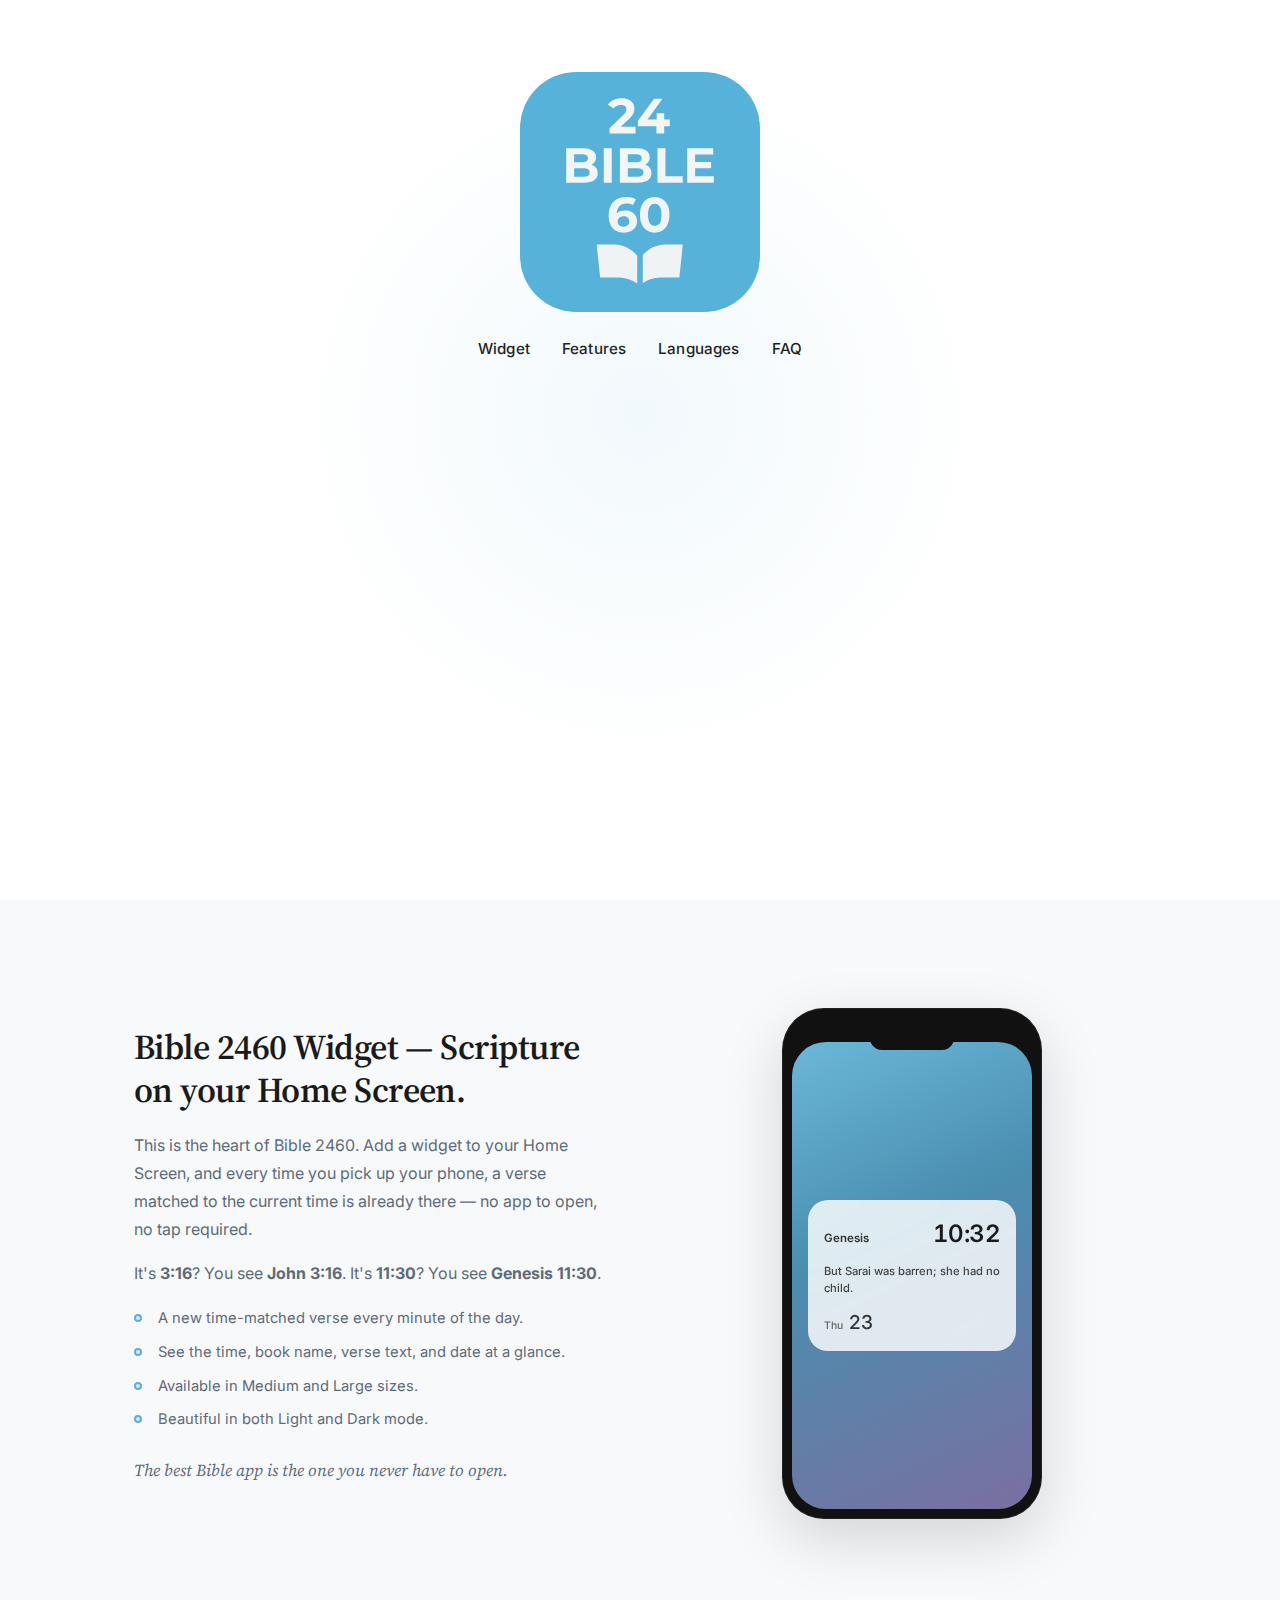
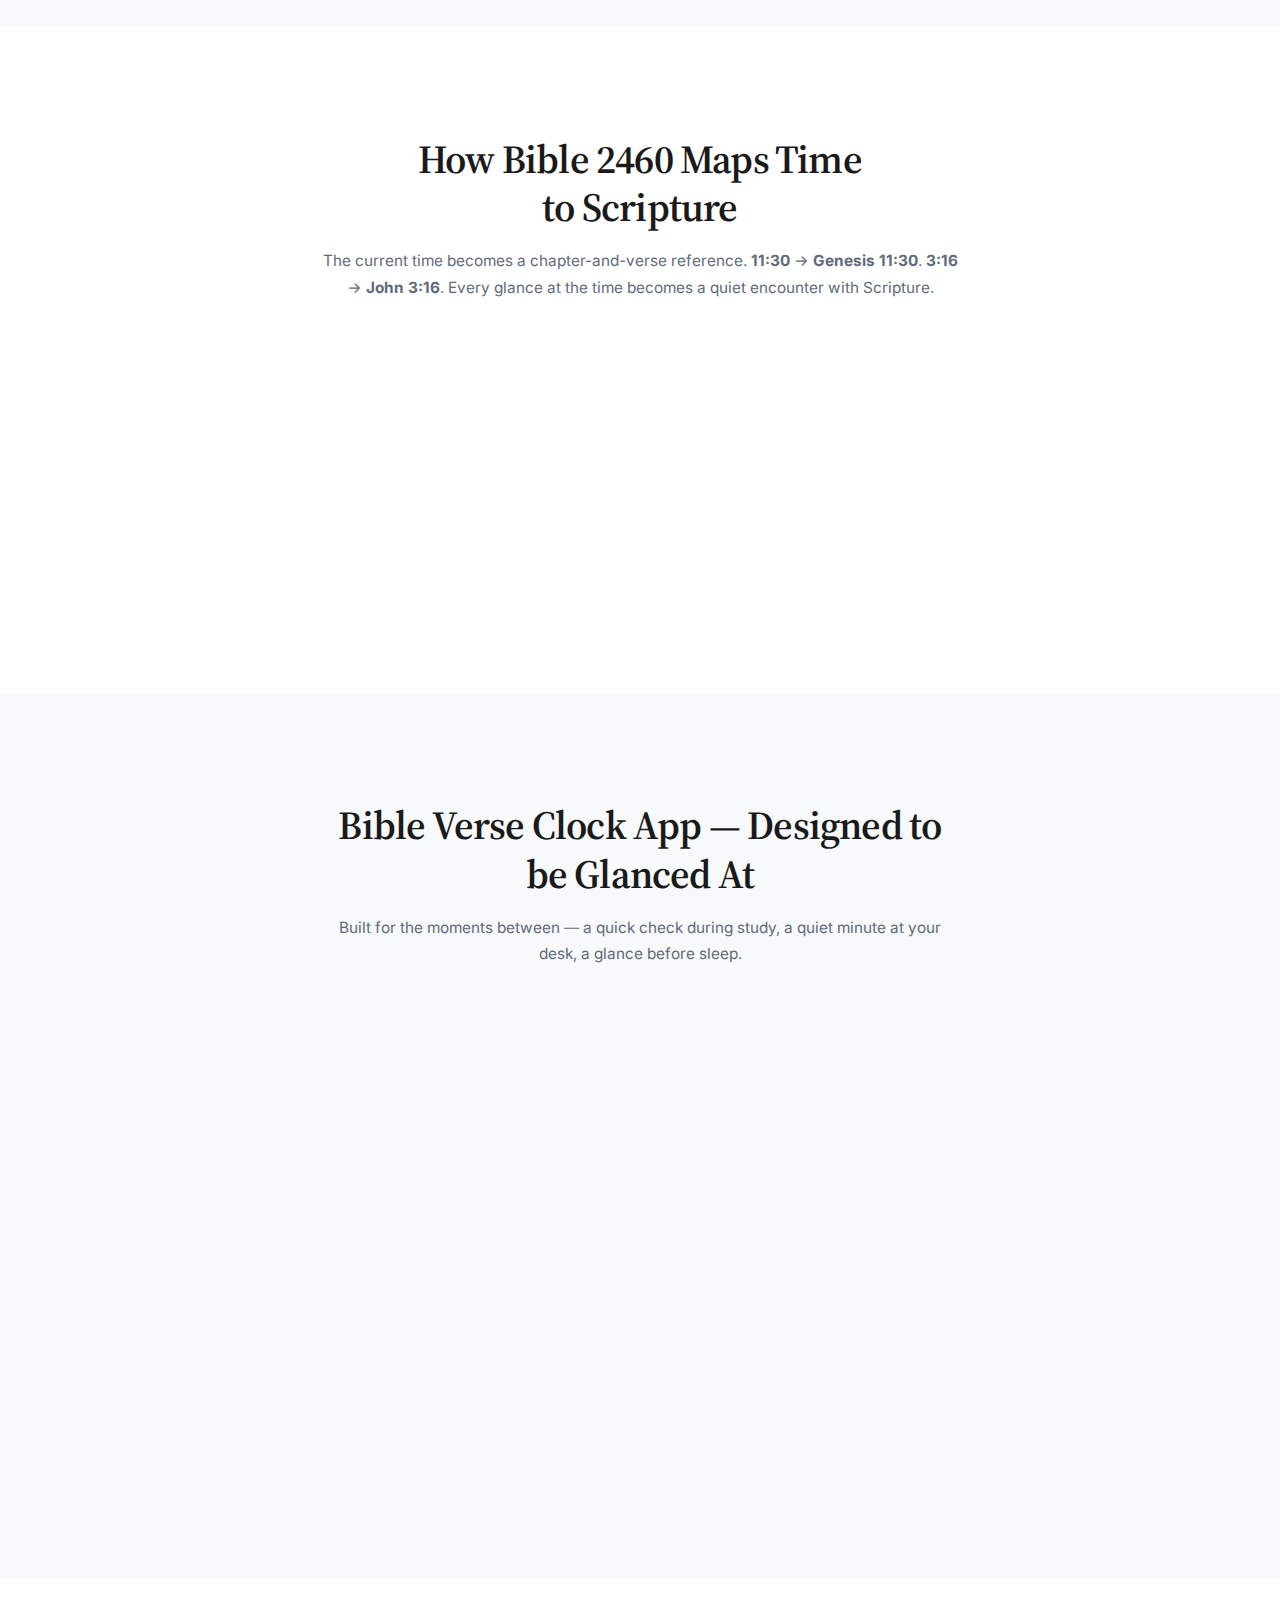
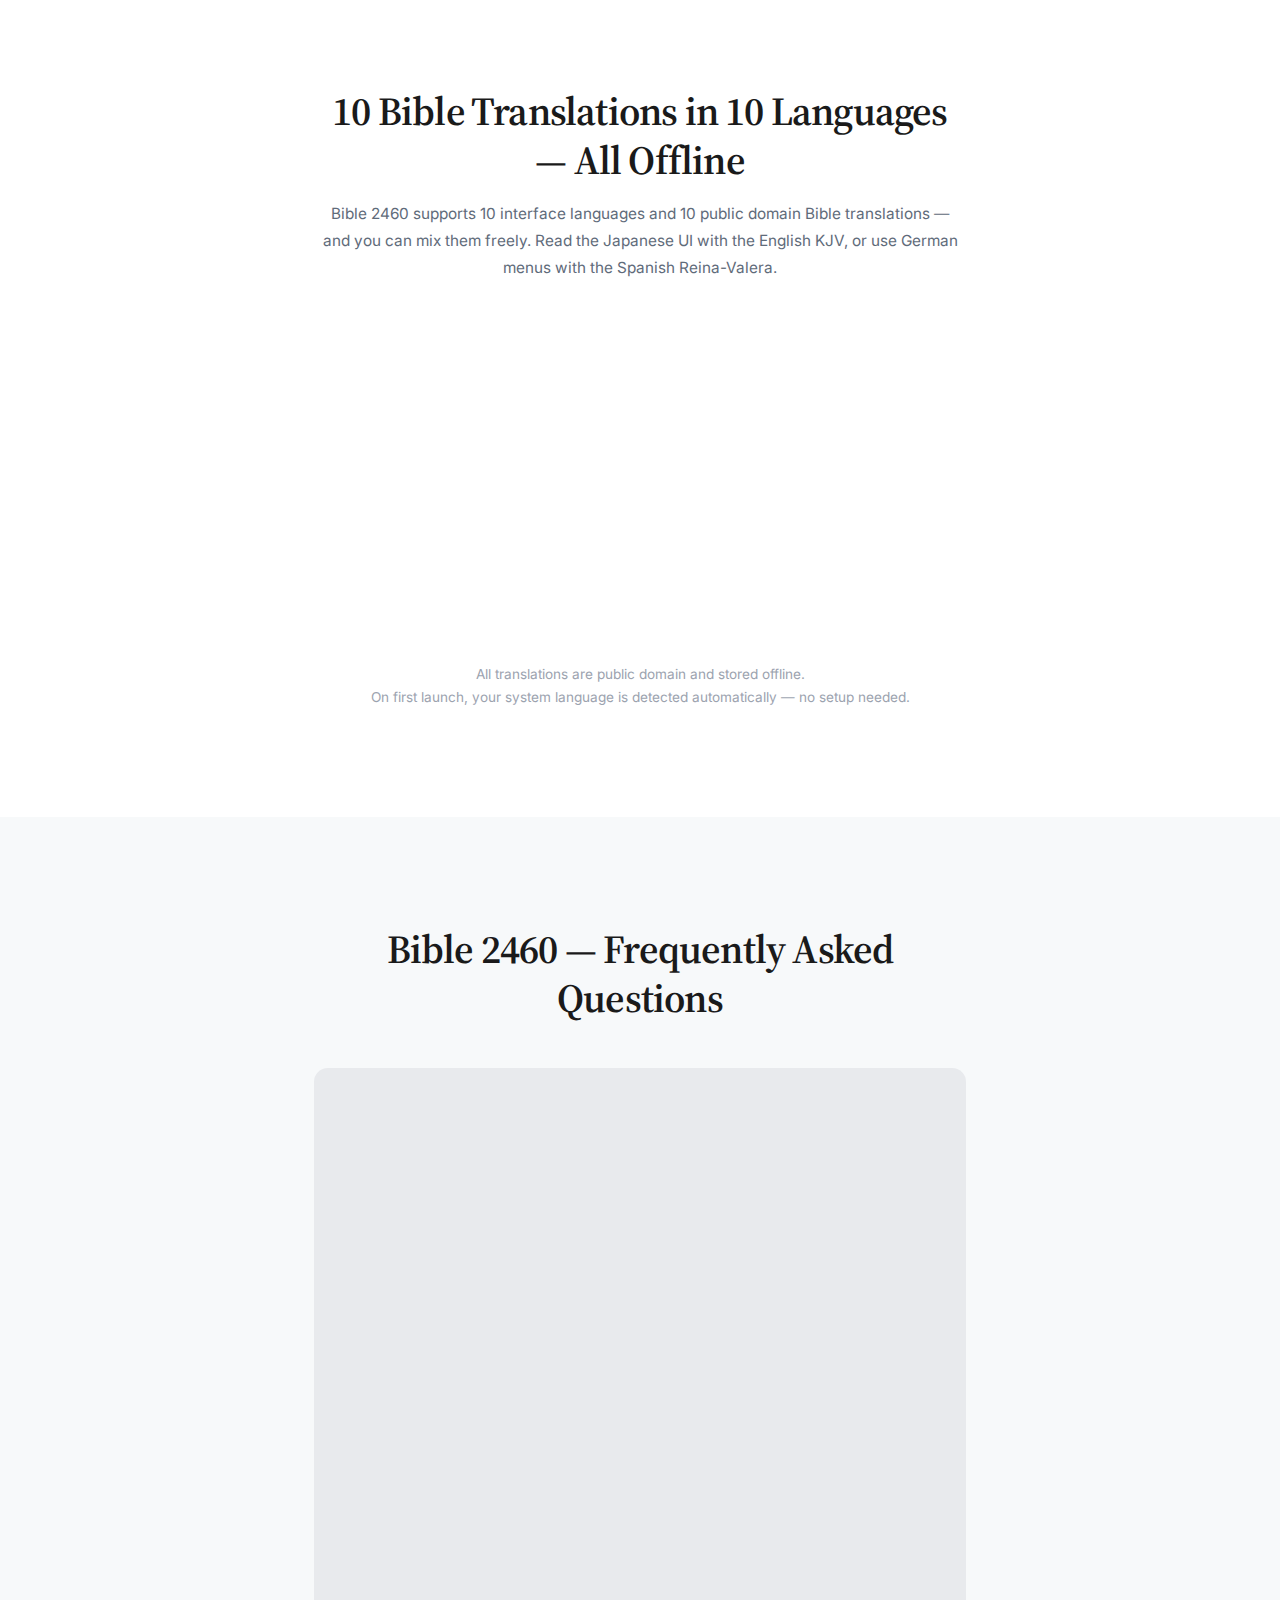
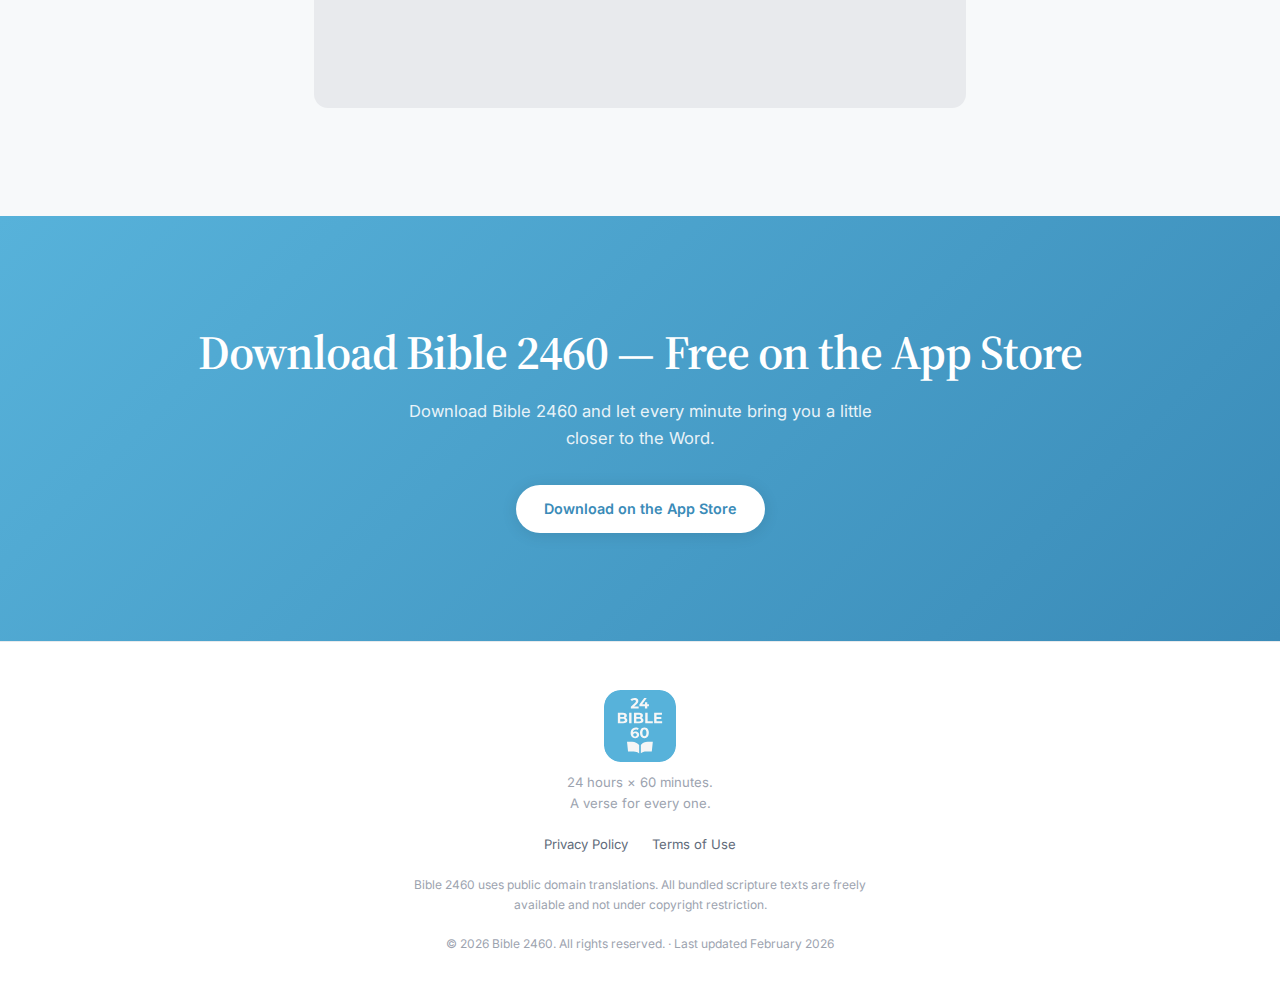
<file: index.html>
<!DOCTYPE html>
<html lang="en">
<head>
  <meta charset="UTF-8">
  <meta name="viewport" content="width=device-width, initial-scale=1.0">
  <script async src="https://www.googletagmanager.com/gtag/js?id=G-PY5QC4215D"></script>
  <script>
    window.dataLayer = window.dataLayer || [];
    function gtag(){dataLayer.push(arguments);}
    gtag('js', new Date());
    gtag('config', 'G-PY5QC4215D');
  </script>
  <title>Bible 2460 — Bible Verse Clock App for iPhone | Time-Matched Scripture Widget</title>
  <meta name="description" content="Bible 2460 matches every minute of the day to a Bible verse and delivers it to your iPhone Home Screen via widget. 10 translations in 10 languages, fully offline. Free download.">
  <meta name="robots" content="index, follow">
  <link rel="canonical" href="https://bible2460.com/">

  <meta property="og:title" content="Bible 2460 — A Verse for Every Minute of the Day">
  <meta property="og:description" content="Bible 2460 matches every minute to a Bible verse and puts it on your iPhone Home Screen via widget. 10 translations, 10 languages, fully offline.">
  <meta property="og:type" content="website">
  <meta property="og:url" content="https://bible2460.com/">
  <meta property="og:image" content="https://bible2460.com/og-image.png">
  <meta property="og:image:width" content="1200">
  <meta property="og:image:height" content="630">
  <meta property="og:locale" content="en_US">

  <meta name="twitter:card" content="summary_large_image">
  <meta name="twitter:image" content="https://bible2460.com/og-image.png">
  <meta name="twitter:title" content="Bible 2460 — Bible Verse Clock App for iPhone">
  <meta name="twitter:description" content="Time-matched Scripture on your Home Screen. 10 translations, 10 languages, fully offline.">

  <link rel="icon" type="image/svg+xml" href="logo.svg">
  <link rel="preconnect" href="https://fonts.googleapis.com">
  <link rel="preconnect" href="https://fonts.gstatic.com" crossorigin>
  <link href="https://fonts.googleapis.com/css2?family=Source+Serif+4:ital,opsz,wght@0,8..60,300;0,8..60,400;0,8..60,600;1,8..60,400&family=Inter:wght@300;400;500;600&family=Montserrat:wght@700&display=swap" rel="stylesheet">
  <link rel="stylesheet" href="style.css">

  <!-- Schema.org: SoftwareApplication -->
  <script type="application/ld+json">
  {
    "@context": "https://schema.org",
    "@type": "SoftwareApplication",
    "name": "Bible 2460",
    "description": "Bible 2460 is a Bible verse clock app for iPhone that maps every minute of the day to a Bible verse and displays it on the Home Screen via a widget. It supports 10 public domain translations in 10 languages and works fully offline.",
    "url": "https://bible2460.com/",
    "applicationCategory": "ReferenceApplication",
    "operatingSystem": "iOS 17.0+",
    "datePublished": "2026-02-23",
    "author": {
      "@type": "Organization",
      "name": "Bible 2460",
      "url": "https://bible2460.com/"
    },
    "offers": {
      "@type": "Offer",
      "price": "0",
      "priceCurrency": "USD"
    },
    "screenshot": "https://bible2460.com/og-image.png",
    "image": "https://bible2460.com/logo.svg",
    "inLanguage": ["en", "zh-Hans", "zh-Hant", "ja", "ko", "de", "fr", "it", "th", "es"],
    "featureList": [
      "Time-matched Bible verses every minute",
      "Home Screen widget (Medium and Large)",
      "10 public domain Bible translations",
      "10 interface languages",
      "Fully offline — no internet required",
      "Light and Dark mode",
      "12-hour and 24-hour time format",
      "Keep Screen On desk clock mode",
      "Share verses with full reference",
      "Automatic system language detection"
    ]
  }
  </script>

  <!-- Schema.org: Organization -->
  <script type="application/ld+json">
  {
    "@context": "https://schema.org",
    "@type": "Organization",
    "name": "Bible 2460",
    "url": "https://bible2460.com/",
    "logo": "https://bible2460.com/logo.svg"
  }
  </script>

  <!-- Schema.org: FAQPage -->
  <script type="application/ld+json">
  {
    "@context": "https://schema.org",
    "@type": "FAQPage",
    "mainEntity": [
      {
        "@type": "Question",
        "name": "What does 2460 mean in Bible 2460?",
        "acceptedAnswer": {
          "@type": "Answer",
          "text": "The name Bible 2460 comes from 24 hours × 60 minutes. The app maps every minute of the day to a Bible verse, so the name serves as a reminder that Scripture can meet you at any moment."
        }
      },
      {
        "@type": "Question",
        "name": "How does the time-to-verse mapping work in Bible 2460?",
        "acceptedAnswer": {
          "@type": "Answer",
          "text": "Bible 2460 maps each minute of the day to one or more Bible verses by matching the hour and minute to a book's chapter and verse number. For example, 11:30 maps to Genesis 11:30, and 3:16 maps to John 3:16. When no exact match exists, the app displays a random verse from its pool."
        }
      },
      {
        "@type": "Question",
        "name": "Which devices does Bible 2460 support?",
        "acceptedAnswer": {
          "@type": "Answer",
          "text": "Bible 2460 is available for iPhone running iOS 17 or later."
        }
      },
      {
        "@type": "Question",
        "name": "Does Bible 2460 require an internet connection?",
        "acceptedAnswer": {
          "@type": "Answer",
          "text": "No. Bible 2460 works fully offline. All 10 Bible translations are bundled with the app and stored on the device. No internet connection is ever required."
        }
      },
      {
        "@type": "Question",
        "name": "Can Bible 2460 use different languages for the interface and Bible text?",
        "acceptedAnswer": {
          "@type": "Answer",
          "text": "Yes. Bible 2460 allows independent language settings for the interface and Bible text. Users can combine any of the 10 UI languages with any of the 10 Bible translations — for example, a Japanese interface with the English KJV translation."
        }
      },
      {
        "@type": "Question",
        "name": "Is Bible 2460 free?",
        "acceptedAnswer": {
          "@type": "Answer",
          "text": "Bible 2460 is free to download with core features including the Home Screen widget, time-matched verses, and full offline support. No ads and no data collection."
        }
      },
      {
        "@type": "Question",
        "name": "What Bible translations are included in Bible 2460?",
        "acceptedAnswer": {
          "@type": "Answer",
          "text": "Bible 2460 includes 10 public domain translations: KJV (English), CUV (Simplified Chinese), UNV (Traditional Chinese), Kougo (Japanese), Korean, Luther 1912 (German), Ostervald (French), Riveduta (Italian), Thai, and RV1909 (Spanish). All are stored offline on the device."
        }
      },
      {
        "@type": "Question",
        "name": "Does the Bible 2460 widget drain battery?",
        "acceptedAnswer": {
          "@type": "Answer",
          "text": "The Bible 2460 widget refreshes its timeline periodically and uses minimal system resources. The in-app Keep Screen On feature may use more battery; the app displays a warning when battery drops below 20%."
        }
      },
      {
        "@type": "Question",
        "name": "How does Bible 2460 compare to other Bible widget apps?",
        "acceptedAnswer": {
          "@type": "Answer",
          "text": "Bible 2460 focuses specifically on time-matched verses rather than daily devotionals or random quotes. It supports 10 languages with independent UI and Bible language settings, works fully offline with all translations bundled on-device, and is free with no ads or data collection."
        }
      }
    ]
  }
  </script>
</head>
<body>

  <header class="site-header" id="siteHeader">
    <nav class="nav">
      <a href="/" class="nav-logo" aria-label="Bible 2460 Home">
        <img src="logo.svg" alt="" width="56" height="56" class="app-icon">
        <span>Bible 2460</span>
      </a>
      <div class="nav-links" id="navLinks">
        <a href="#widget">Widget</a>
        <a href="#features">Features</a>
        <a href="#languages">Languages</a>
        <a href="#faq">FAQ</a>
      </div>
      <a href="#download" class="nav-cta">Download Free</a>
      <button class="nav-toggle" id="navToggle" aria-label="Toggle menu">
        <span></span><span></span>
      </button>
    </nav>
  </header>

  <main>

    <!-- ====== Hero ====== -->
    <section class="hero" id="hero">
      <div class="hero-brand" id="heroBrand">
        <img src="logo.svg" alt="Bible 2460 — Bible verse clock app for iPhone" width="240" height="240" class="app-icon hero-logo">
        <nav class="hero-nav">
          <a href="#widget">Widget</a>
          <a href="#features">Features</a>
          <a href="#languages">Languages</a>
          <a href="#faq">FAQ</a>
        </nav>
      </div>
      <div class="hero-inner">
        <span class="hero-brand-name">Bible 2460</span>
        <h1 class="hero-headline">A Bible verse for every<br>minute — on your iPhone.</h1>
        <p class="hero-sub">Bible 2460 is a free Bible verse clock app for iPhone that maps every minute of the day to a Scripture reference and delivers it to your Home Screen via a widget. It supports 10 public domain translations in 10 languages and works fully offline.</p>
        <div class="hero-actions">
          <a href="#download" class="btn btn-primary">Download on the App Store</a>
          <a href="#widget" class="btn btn-ghost">See the Widget ↓</a>
        </div>
      </div>
    </section>

    <!-- ====== Widget ====== -->
    <section class="section section--alt" id="widget">
      <div class="container widget-grid">
        <div class="widget-text">
          <h2>Bible 2460 Widget — Scripture on your Home&nbsp;Screen.</h2>
          <p>This is the heart of Bible 2460. Add a widget to your Home Screen, and every time you pick up your phone, a verse matched to the current time is already there — no app to open, no tap required.</p>
          <p>It's <strong>3:16</strong>? You see <strong>John 3:16</strong>. It's <strong>11:30</strong>? You see <strong>Genesis 11:30</strong>.</p>
          <ul class="check-list">
            <li>A new time-matched verse every minute of the day.</li>
            <li>See the time, book name, verse text, and date at a glance.</li>
            <li>Available in Medium and Large sizes.</li>
            <li>Beautiful in both Light and Dark mode.</li>
          </ul>
          <p class="closing-line">The best Bible app is the one you never have to open.</p>
        </div>
        <div class="widget-visual">
          <div class="phone">
            <div class="phone-island"></div>
            <div class="phone-screen">
              <div class="ios-widget">
                <div class="ios-widget-top">
                  <span class="ios-widget-book">Genesis</span>
                  <span class="ios-widget-time" id="widgetTime">11:30</span>
                </div>
                <p class="ios-widget-verse">But Sarai was barren; she had no child.</p>
                <div class="ios-widget-bottom">
                  <span class="ios-widget-day" id="widgetDay">Mon</span>
                  <span class="ios-widget-date" id="widgetDate">23</span>
                </div>
              </div>
            </div>
          </div>
        </div>
      </div>
    </section>

    <!-- ====== How It Works ====== -->
    <section class="section" id="how-it-works">
      <div class="container">
        <header class="section-header">
          <h2>How Bible 2460 Maps Time to&nbsp;Scripture</h2>
          <p>The current time becomes a chapter-and-verse reference. <strong>11:30</strong> → <strong>Genesis 11:30</strong>. <strong>3:16</strong> → <strong>John 3:16</strong>. Every glance at the time becomes a quiet encounter with Scripture.</p>
        </header>
        <div class="trio">
          <article class="trio-card reveal">
            <span class="trio-num">01</span>
            <h3>Every minute, a verse</h3>
            <p>The time <em>is</em> the reference. Every minute of the day maps to a different verse.</p>
          </article>
          <article class="trio-card reveal">
            <span class="trio-num">02</span>
            <h3>Always on your Home Screen</h3>
            <p>The widget delivers a fresh verse with every unlock. You don't even need to open the app.</p>
          </article>
          <article class="trio-card reveal">
            <span class="trio-num">03</span>
            <h3>Fully offline</h3>
            <p>Every verse is stored on your device. No internet needed, no loading, no delays.</p>
          </article>
        </div>
      </div>
    </section>

    <!-- ====== Features ====== -->
    <section class="section section--alt" id="features">
      <div class="container">
        <header class="section-header">
          <h2>Bible Verse Clock App — Designed to be Glanced&nbsp;At</h2>
          <p>Built for the moments between — a quick check during study, a quiet minute at your desk, a glance before sleep.</p>
        </header>
        <div class="bento">
          <article class="bento-card bento-card--wide reveal">
            <div class="bento-demo-time">11:30</div>
            <h3>Read it from across the room.</h3>
            <p>Extra-large typography makes the time and verse legible even when your phone is propped on a desk or nightstand.</p>
          </article>
          <article class="bento-card reveal">
            <div class="bento-modes">
              <span class="bento-mode bento-mode--light">Light</span>
              <span class="bento-mode bento-mode--dark">Dark</span>
            </div>
            <h3>Easy on the eyes, any hour.</h3>
            <p>Light, dark, or follow your system. High contrast ensures every word is crisp.</p>
          </article>
          <article class="bento-card reveal">
            <h3>Your desk clock, reimagined.</h3>
            <p>Keep Screen On turns your device into a digital devotional frame that sits on your desk.</p>
          </article>
          <article class="bento-card reveal">
            <h3>Pass it along.</h3>
            <p>Long-press to copy. Tap share to send a verse — with its reference and translation — to anyone.</p>
          </article>
          <article class="bento-card reveal">
            <div class="bento-formats">
              <span>3:16<small>PM</small></span>
              <span class="bento-formats-sep"></span>
              <span>15:16</span>
            </div>
            <h3>Your time, your format.</h3>
            <p>Toggle 12-hour and 24-hour display. More hours means more verse mappings.</p>
          </article>
        </div>
      </div>
    </section>

    <!-- ====== Languages ====== -->
    <section class="section" id="languages">
      <div class="container">
        <header class="section-header">
          <h2>10 Bible Translations in 10&nbsp;Languages — All&nbsp;Offline</h2>
          <p>Bible 2460 supports 10 interface languages and 10 public domain Bible translations — and you can mix them freely. Read the Japanese UI with the English KJV, or use German menus with the Spanish Reina-Valera.</p>
        </header>
        <div class="lang-grid">
          <div class="lang-card reveal"><span class="lang-abbr">KJV</span><strong>English</strong><span>King James Version</span></div>
          <div class="lang-card reveal"><span class="lang-abbr">CUV</span><strong>简体中文</strong><span>和合本</span></div>
          <div class="lang-card reveal"><span class="lang-abbr">UNV</span><strong>繁體中文</strong><span>和合本（繁體）</span></div>
          <div class="lang-card reveal"><span class="lang-abbr">Kougo</span><strong>日本語</strong><span>口語訳聖書</span></div>
          <div class="lang-card reveal"><span class="lang-abbr">Korean</span><strong>한국어</strong><span>한국어 성경</span></div>
          <div class="lang-card reveal"><span class="lang-abbr">Luther1912</span><strong>Deutsch</strong><span>Luther Bibel 1912</span></div>
          <div class="lang-card reveal"><span class="lang-abbr">Ostervald</span><strong>Français</strong><span>Bible Ostervald</span></div>
          <div class="lang-card reveal"><span class="lang-abbr">Riveduta</span><strong>Italiano</strong><span>Bibbia Riveduta</span></div>
          <div class="lang-card reveal"><span class="lang-abbr">Thai</span><strong>ไทย</strong><span>พระคัมภีร์ไทย</span></div>
          <div class="lang-card reveal"><span class="lang-abbr">RV1909</span><strong>Español</strong><span>Reina-Valera 1909</span></div>
        </div>
        <p class="lang-note">All translations are public domain and stored offline.<br>On first launch, your system language is detected automatically — no setup needed.</p>
      </div>
    </section>

    <!-- ====== FAQ ====== -->
    <section class="section section--alt" id="faq">
      <div class="container container--narrow">
        <h2 class="section-header-solo">Bible 2460 — Frequently Asked Questions</h2>
        <div class="faq-list">
          <details class="faq reveal"><summary>What does "2460" mean in Bible 2460?</summary><div class="faq-body"><p>The name Bible 2460 comes from 24 hours × 60 minutes. The app maps every minute of the day to a Bible verse, so the name serves as a reminder that Scripture can meet you at any moment.</p></div></details>
          <details class="faq reveal"><summary>How does the time-to-verse mapping work?</summary><div class="faq-body"><p>Bible 2460 maps each minute of the day to one or more Bible verses by matching the hour and minute to a book's chapter and verse number. For example, 11:30 maps to Genesis 11:30, and 3:16 maps to John 3:16. When no exact match exists, the app displays a random verse from its pool.</p></div></details>
          <details class="faq reveal"><summary>Which devices does Bible 2460 support?</summary><div class="faq-body"><p>Bible 2460 is available for iPhone running iOS 17 or later.</p></div></details>
          <details class="faq reveal"><summary>Does Bible 2460 require an internet connection?</summary><div class="faq-body"><p>No. Bible 2460 works fully offline. All 10 Bible translations are bundled with the app and stored on the device. No internet connection is ever required.</p></div></details>
          <details class="faq reveal"><summary>Can Bible 2460 use different languages for the interface and Bible text?</summary><div class="faq-body"><p>Yes. Bible 2460 allows independent language settings for the interface and Bible text. Users can combine any of the 10 UI languages with any of the 10 Bible translations — for example, a Japanese interface with the English KJV translation.</p></div></details>
          <details class="faq reveal"><summary>Is Bible 2460 free?</summary><div class="faq-body"><p>Bible 2460 is free to download with core features including the Home Screen widget, time-matched verses, and full offline support. The app contains no ads and does not collect user data.</p></div></details>
          <details class="faq reveal"><summary>What Bible translations are included in Bible 2460?</summary><div class="faq-body"><p>Bible 2460 includes 10 public domain translations: KJV (English), CUV (Simplified Chinese), UNV (Traditional Chinese), Kougo (Japanese), Korean, Luther 1912 (German), Ostervald (French), Riveduta (Italian), Thai, and RV1909 (Spanish). All translations are stored offline on the device.</p></div></details>
          <details class="faq reveal"><summary>Does the Bible 2460 widget drain battery?</summary><div class="faq-body"><p>The Bible 2460 widget refreshes its timeline periodically and uses minimal system resources. The in-app Keep Screen On feature may use more battery; the app displays a warning when battery drops below 20%.</p></div></details>
          <details class="faq reveal"><summary>How does Bible 2460 compare to other Bible widget apps?</summary><div class="faq-body"><p>Bible 2460 focuses specifically on time-matched verses rather than daily devotionals or random quotes. It supports 10 languages with independent UI and Bible language settings, works fully offline with all translations bundled on-device, and is free with no ads or data collection. Users who want a passive, glance-based Scripture experience may find it a good fit.</p></div></details>
        </div>
      </div>
    </section>

    <!-- ====== CTA ====== -->
    <section class="cta" id="download">
      <div class="container">
        <h2>Download Bible 2460 — Free on the App&nbsp;Store</h2>
        <p>Download Bible 2460 and let every minute bring you a little closer to the Word.</p>
        <a href="#" class="btn btn-white">Download on the App Store</a>
      </div>
    </section>

  </main>

  <footer class="site-footer">
    <div class="container footer-inner">
      <div class="footer-brand">
        <img src="logo.svg" alt="Bible 2460" width="72" height="72" class="app-icon">
        <p>24 hours × 60 minutes.<br>A verse for every one.</p>
      </div>
      <nav class="footer-links">
        <a href="privacy.html">Privacy Policy</a>
        <a href="terms.html">Terms of Use</a>
      </nav>
      <p class="footer-disclaimer">Bible 2460 uses public domain translations. All bundled scripture texts are freely available and not under copyright restriction.</p>
      <p class="footer-copy">© 2026 Bible 2460. All rights reserved. · Last updated <time datetime="2026-02-23">February 2026</time></p>
    </div>
  </footer>

  <script src="script.js"></script>
</body>
</html>
</file>
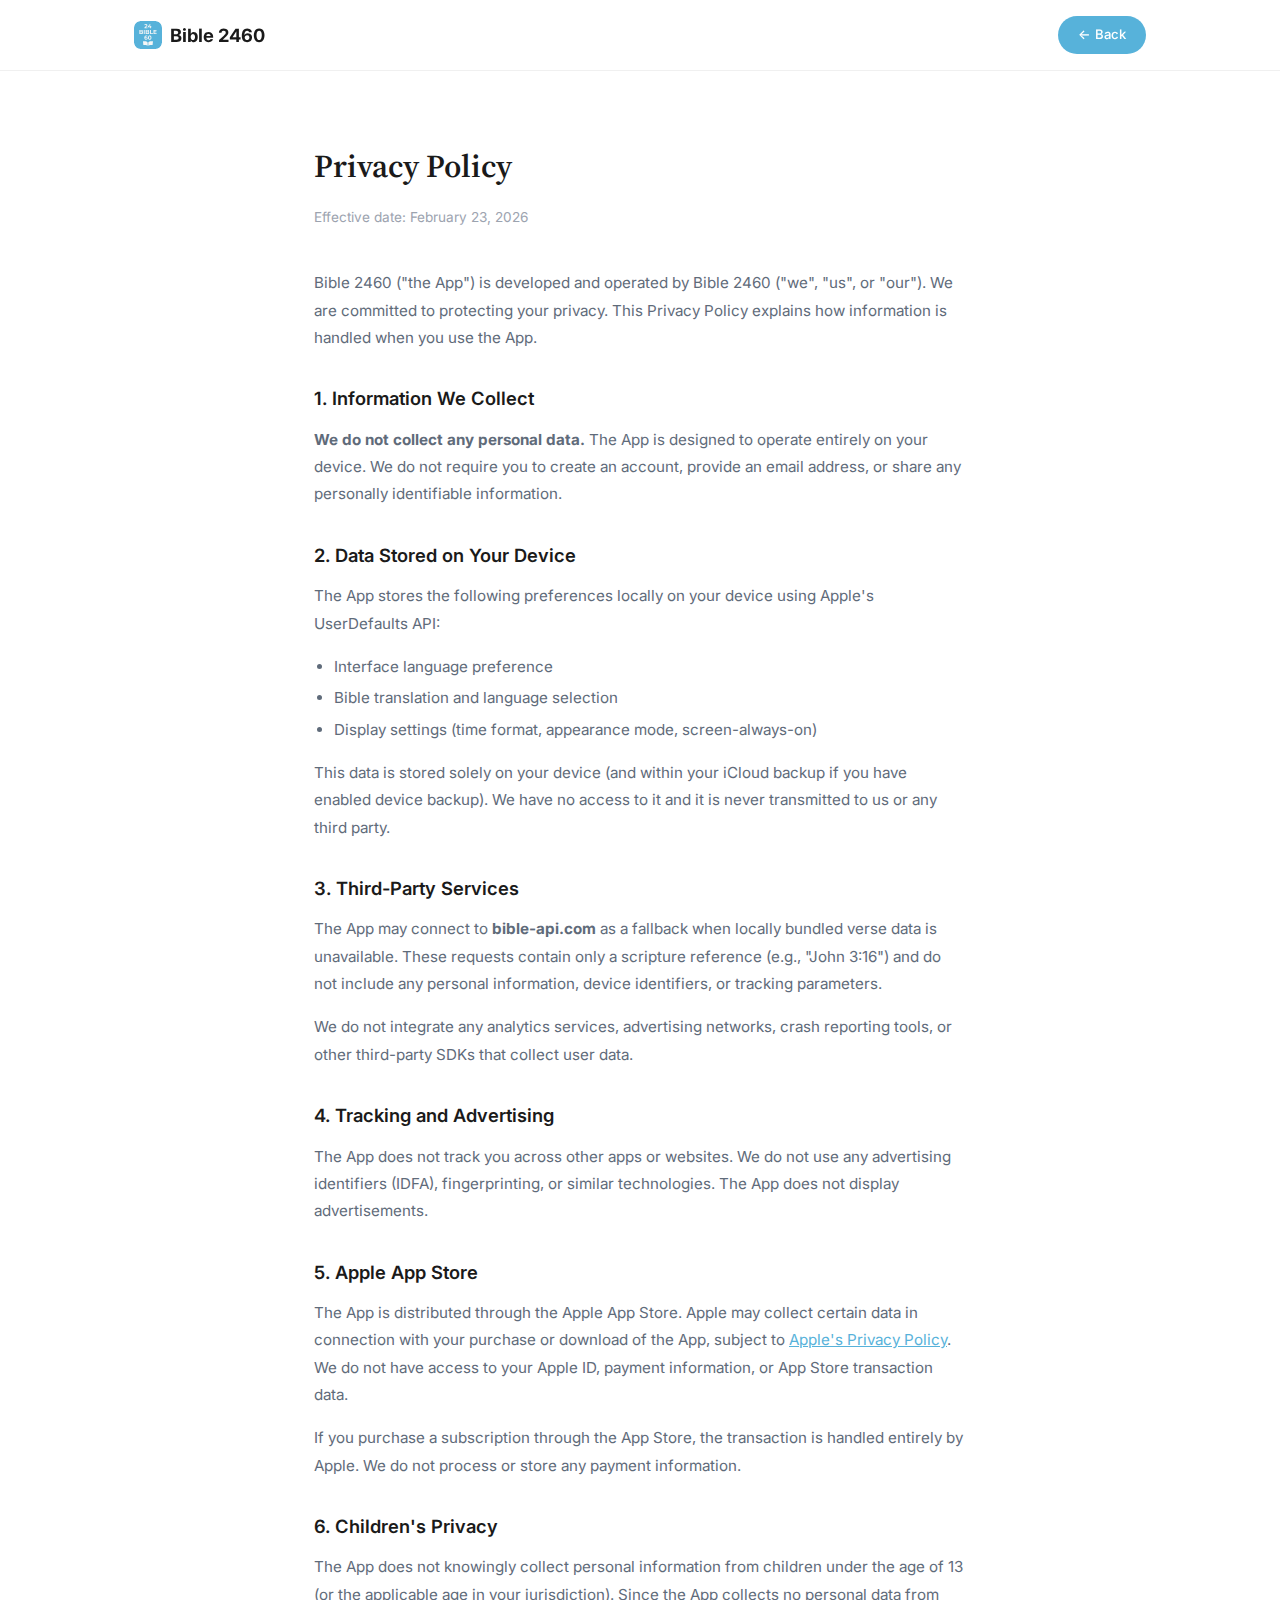
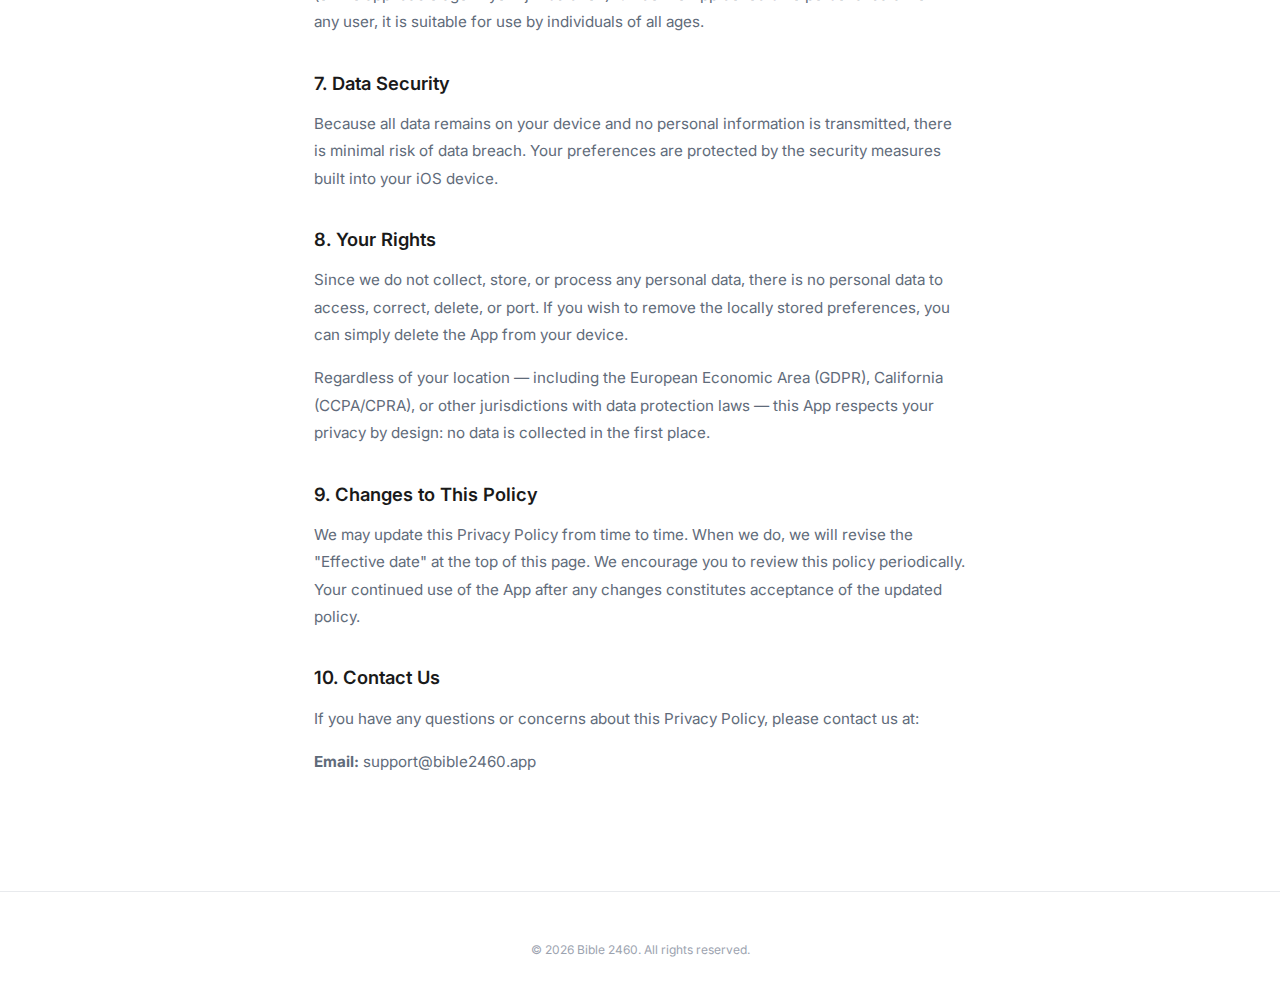
<file: privacy.html>
<!DOCTYPE html>
<html lang="en">
<head>
  <meta charset="UTF-8">
  <meta name="viewport" content="width=device-width, initial-scale=1.0">
  <title>Privacy Policy — Bible 2460</title>
  <link rel="icon" type="image/svg+xml" href="logo.svg">
  <link rel="preconnect" href="https://fonts.googleapis.com">
  <link rel="preconnect" href="https://fonts.gstatic.com" crossorigin>
  <link href="https://fonts.googleapis.com/css2?family=Source+Serif+4:opsz,wght@8..60,400;8..60,600&family=Inter:wght@400;500&display=swap" rel="stylesheet">
  <link rel="stylesheet" href="style.css">
  <style>
    .legal { padding: 140px 0 100px; }
    .legal h1 { font-family: var(--serif); font-size: 2rem; font-weight: 600; margin-bottom: 0.75rem; }
    .legal .date { font-size: 0.85rem; color: var(--text-3); margin-bottom: 2.5rem; }
    .legal h2 { font-size: 1.15rem; font-weight: 600; margin: 2rem 0 0.75rem; color: var(--text); }
    .legal p { color: var(--text-2); line-height: 1.8; margin-bottom: 1rem; font-size: 0.95rem; }
    .legal ul { margin: 0.5rem 0 1rem 1.25rem; color: var(--text-2); font-size: 0.95rem; line-height: 1.8; }
    .legal ul li { list-style: disc; margin-bottom: 0.25rem; }
    .legal a { color: var(--blue); text-decoration: underline; }
  </style>
</head>
<body>
  <header class="site-header visible" id="siteHeader">
    <nav class="nav">
      <a href="/" class="nav-logo"><img src="logo.svg" alt="" width="28" height="28" class="app-icon"><span>Bible 2460</span></a>
      <a href="/" class="nav-cta" style="margin-left:auto;">← Back</a>
    </nav>
  </header>
  <main class="legal">
    <div class="container container--narrow">
      <h1>Privacy Policy</h1>
      <p class="date">Effective date: February 23, 2026</p>

      <p>Bible 2460 ("the App") is developed and operated by Bible 2460 ("we", "us", or "our"). We are committed to protecting your privacy. This Privacy Policy explains how information is handled when you use the App.</p>

      <h2>1. Information We Collect</h2>
      <p><strong>We do not collect any personal data.</strong> The App is designed to operate entirely on your device. We do not require you to create an account, provide an email address, or share any personally identifiable information.</p>

      <h2>2. Data Stored on Your Device</h2>
      <p>The App stores the following preferences locally on your device using Apple's UserDefaults API:</p>
      <ul>
        <li>Interface language preference</li>
        <li>Bible translation and language selection</li>
        <li>Display settings (time format, appearance mode, screen-always-on)</li>
      </ul>
      <p>This data is stored solely on your device (and within your iCloud backup if you have enabled device backup). We have no access to it and it is never transmitted to us or any third party.</p>

      <h2>3. Third-Party Services</h2>
      <p>The App may connect to <strong>bible-api.com</strong> as a fallback when locally bundled verse data is unavailable. These requests contain only a scripture reference (e.g., "John 3:16") and do not include any personal information, device identifiers, or tracking parameters.</p>
      <p>We do not integrate any analytics services, advertising networks, crash reporting tools, or other third-party SDKs that collect user data.</p>

      <h2>4. Tracking and Advertising</h2>
      <p>The App does not track you across other apps or websites. We do not use any advertising identifiers (IDFA), fingerprinting, or similar technologies. The App does not display advertisements.</p>

      <h2>5. Apple App Store</h2>
      <p>The App is distributed through the Apple App Store. Apple may collect certain data in connection with your purchase or download of the App, subject to <a href="https://www.apple.com/legal/privacy/" target="_blank" rel="noopener">Apple's Privacy Policy</a>. We do not have access to your Apple ID, payment information, or App Store transaction data.</p>
      <p>If you purchase a subscription through the App Store, the transaction is handled entirely by Apple. We do not process or store any payment information.</p>

      <h2>6. Children's Privacy</h2>
      <p>The App does not knowingly collect personal information from children under the age of 13 (or the applicable age in your jurisdiction). Since the App collects no personal data from any user, it is suitable for use by individuals of all ages.</p>

      <h2>7. Data Security</h2>
      <p>Because all data remains on your device and no personal information is transmitted, there is minimal risk of data breach. Your preferences are protected by the security measures built into your iOS device.</p>

      <h2>8. Your Rights</h2>
      <p>Since we do not collect, store, or process any personal data, there is no personal data to access, correct, delete, or port. If you wish to remove the locally stored preferences, you can simply delete the App from your device.</p>
      <p>Regardless of your location — including the European Economic Area (GDPR), California (CCPA/CPRA), or other jurisdictions with data protection laws — this App respects your privacy by design: no data is collected in the first place.</p>

      <h2>9. Changes to This Policy</h2>
      <p>We may update this Privacy Policy from time to time. When we do, we will revise the "Effective date" at the top of this page. We encourage you to review this policy periodically. Your continued use of the App after any changes constitutes acceptance of the updated policy.</p>

      <h2>10. Contact Us</h2>
      <p>If you have any questions or concerns about this Privacy Policy, please contact us at:</p>
      <p><strong>Email:</strong> support@bible2460.app</p>
    </div>
  </main>
  <footer class="site-footer">
    <div class="container footer-inner">
      <p class="footer-copy">© 2026 Bible 2460. All rights reserved.</p>
    </div>
  </footer>
</body>
</html>
</file>
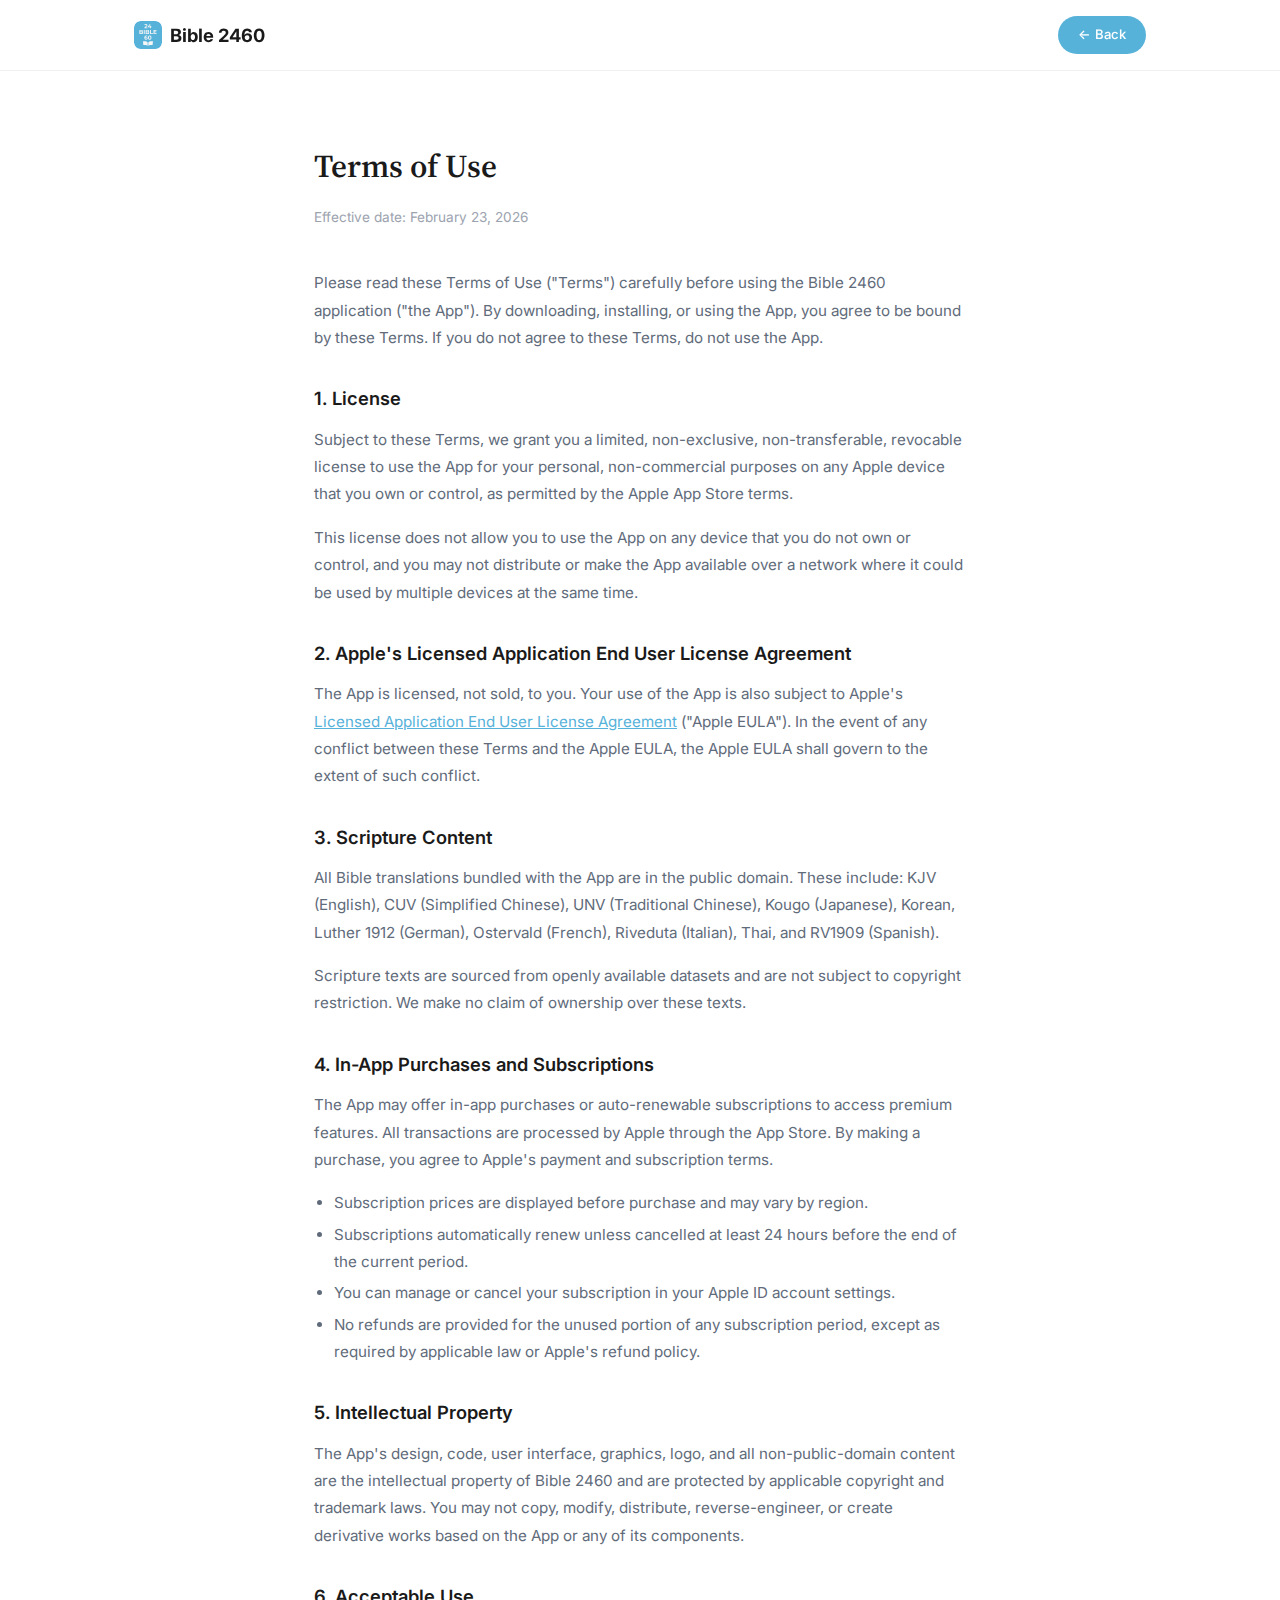
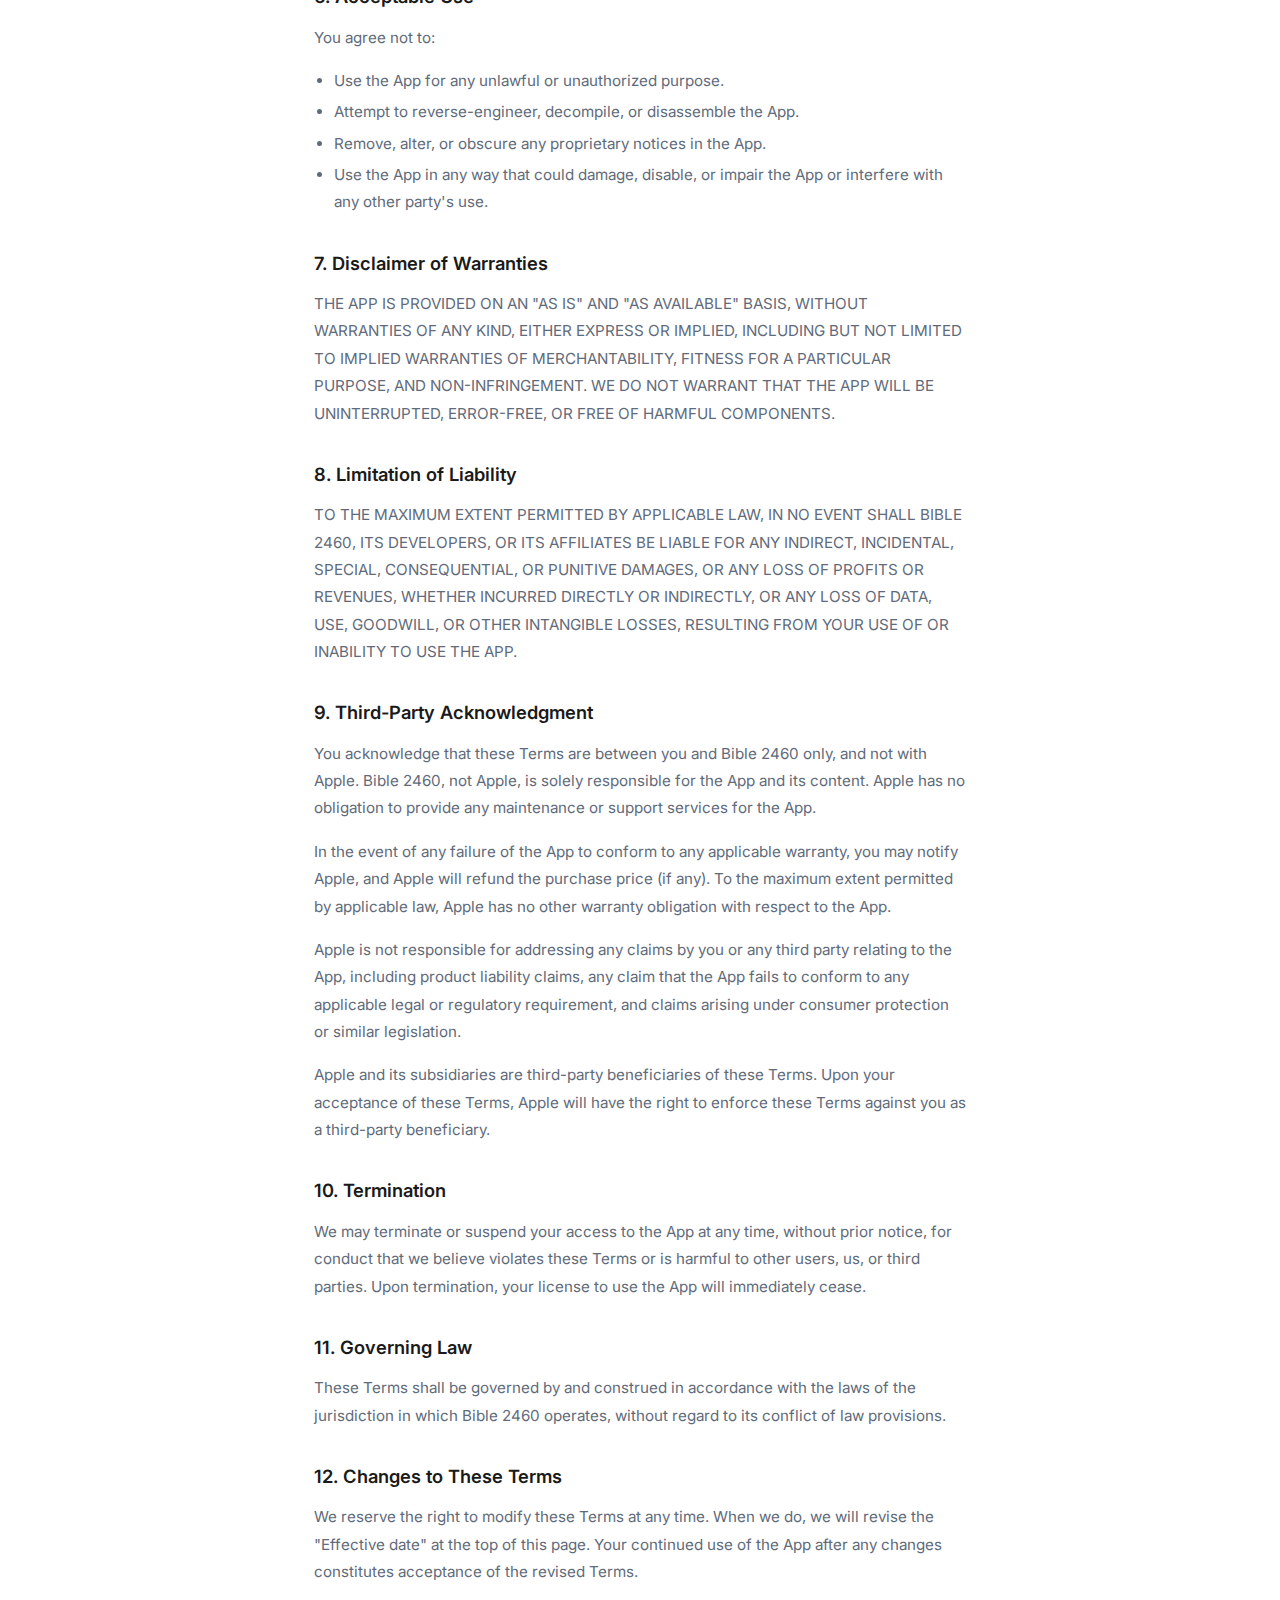
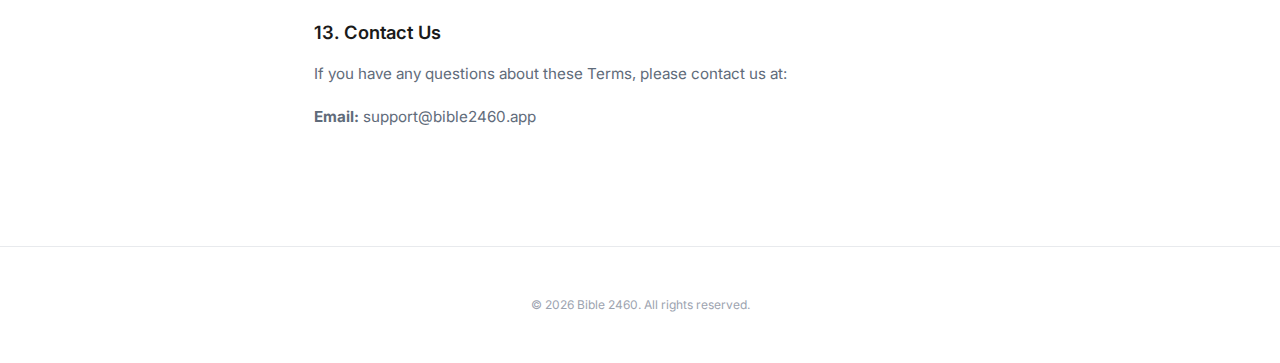
<file: terms.html>
<!DOCTYPE html>
<html lang="en">
<head>
  <meta charset="UTF-8">
  <meta name="viewport" content="width=device-width, initial-scale=1.0">
  <title>Terms of Use — Bible 2460</title>
  <link rel="icon" type="image/svg+xml" href="logo.svg">
  <link rel="preconnect" href="https://fonts.googleapis.com">
  <link rel="preconnect" href="https://fonts.gstatic.com" crossorigin>
  <link href="https://fonts.googleapis.com/css2?family=Source+Serif+4:opsz,wght@8..60,400;8..60,600&family=Inter:wght@400;500&display=swap" rel="stylesheet">
  <link rel="stylesheet" href="style.css">
  <style>
    .legal { padding: 140px 0 100px; }
    .legal h1 { font-family: var(--serif); font-size: 2rem; font-weight: 600; margin-bottom: 0.75rem; }
    .legal .date { font-size: 0.85rem; color: var(--text-3); margin-bottom: 2.5rem; }
    .legal h2 { font-size: 1.15rem; font-weight: 600; margin: 2rem 0 0.75rem; color: var(--text); }
    .legal p { color: var(--text-2); line-height: 1.8; margin-bottom: 1rem; font-size: 0.95rem; }
    .legal ul { margin: 0.5rem 0 1rem 1.25rem; color: var(--text-2); font-size: 0.95rem; line-height: 1.8; }
    .legal ul li { list-style: disc; margin-bottom: 0.25rem; }
    .legal a { color: var(--blue); text-decoration: underline; }
  </style>
</head>
<body>
  <header class="site-header visible" id="siteHeader">
    <nav class="nav">
      <a href="/" class="nav-logo"><img src="logo.svg" alt="" width="28" height="28" class="app-icon"><span>Bible 2460</span></a>
      <a href="/" class="nav-cta" style="margin-left:auto;">← Back</a>
    </nav>
  </header>
  <main class="legal">
    <div class="container container--narrow">
      <h1>Terms of Use</h1>
      <p class="date">Effective date: February 23, 2026</p>

      <p>Please read these Terms of Use ("Terms") carefully before using the Bible 2460 application ("the App"). By downloading, installing, or using the App, you agree to be bound by these Terms. If you do not agree to these Terms, do not use the App.</p>

      <h2>1. License</h2>
      <p>Subject to these Terms, we grant you a limited, non-exclusive, non-transferable, revocable license to use the App for your personal, non-commercial purposes on any Apple device that you own or control, as permitted by the Apple App Store terms.</p>
      <p>This license does not allow you to use the App on any device that you do not own or control, and you may not distribute or make the App available over a network where it could be used by multiple devices at the same time.</p>

      <h2>2. Apple's Licensed Application End User License Agreement</h2>
      <p>The App is licensed, not sold, to you. Your use of the App is also subject to Apple's <a href="https://www.apple.com/legal/internet-services/itunes/dev/stdeula/" target="_blank" rel="noopener">Licensed Application End User License Agreement</a> ("Apple EULA"). In the event of any conflict between these Terms and the Apple EULA, the Apple EULA shall govern to the extent of such conflict.</p>

      <h2>3. Scripture Content</h2>
      <p>All Bible translations bundled with the App are in the public domain. These include: KJV (English), CUV (Simplified Chinese), UNV (Traditional Chinese), Kougo (Japanese), Korean, Luther 1912 (German), Ostervald (French), Riveduta (Italian), Thai, and RV1909 (Spanish).</p>
      <p>Scripture texts are sourced from openly available datasets and are not subject to copyright restriction. We make no claim of ownership over these texts.</p>

      <h2>4. In-App Purchases and Subscriptions</h2>
      <p>The App may offer in-app purchases or auto-renewable subscriptions to access premium features. All transactions are processed by Apple through the App Store. By making a purchase, you agree to Apple's payment and subscription terms.</p>
      <ul>
        <li>Subscription prices are displayed before purchase and may vary by region.</li>
        <li>Subscriptions automatically renew unless cancelled at least 24 hours before the end of the current period.</li>
        <li>You can manage or cancel your subscription in your Apple ID account settings.</li>
        <li>No refunds are provided for the unused portion of any subscription period, except as required by applicable law or Apple's refund policy.</li>
      </ul>

      <h2>5. Intellectual Property</h2>
      <p>The App's design, code, user interface, graphics, logo, and all non-public-domain content are the intellectual property of Bible 2460 and are protected by applicable copyright and trademark laws. You may not copy, modify, distribute, reverse-engineer, or create derivative works based on the App or any of its components.</p>

      <h2>6. Acceptable Use</h2>
      <p>You agree not to:</p>
      <ul>
        <li>Use the App for any unlawful or unauthorized purpose.</li>
        <li>Attempt to reverse-engineer, decompile, or disassemble the App.</li>
        <li>Remove, alter, or obscure any proprietary notices in the App.</li>
        <li>Use the App in any way that could damage, disable, or impair the App or interfere with any other party's use.</li>
      </ul>

      <h2>7. Disclaimer of Warranties</h2>
      <p>THE APP IS PROVIDED ON AN "AS IS" AND "AS AVAILABLE" BASIS, WITHOUT WARRANTIES OF ANY KIND, EITHER EXPRESS OR IMPLIED, INCLUDING BUT NOT LIMITED TO IMPLIED WARRANTIES OF MERCHANTABILITY, FITNESS FOR A PARTICULAR PURPOSE, AND NON-INFRINGEMENT. WE DO NOT WARRANT THAT THE APP WILL BE UNINTERRUPTED, ERROR-FREE, OR FREE OF HARMFUL COMPONENTS.</p>

      <h2>8. Limitation of Liability</h2>
      <p>TO THE MAXIMUM EXTENT PERMITTED BY APPLICABLE LAW, IN NO EVENT SHALL BIBLE 2460, ITS DEVELOPERS, OR ITS AFFILIATES BE LIABLE FOR ANY INDIRECT, INCIDENTAL, SPECIAL, CONSEQUENTIAL, OR PUNITIVE DAMAGES, OR ANY LOSS OF PROFITS OR REVENUES, WHETHER INCURRED DIRECTLY OR INDIRECTLY, OR ANY LOSS OF DATA, USE, GOODWILL, OR OTHER INTANGIBLE LOSSES, RESULTING FROM YOUR USE OF OR INABILITY TO USE THE APP.</p>

      <h2>9. Third-Party Acknowledgment</h2>
      <p>You acknowledge that these Terms are between you and Bible 2460 only, and not with Apple. Bible 2460, not Apple, is solely responsible for the App and its content. Apple has no obligation to provide any maintenance or support services for the App.</p>
      <p>In the event of any failure of the App to conform to any applicable warranty, you may notify Apple, and Apple will refund the purchase price (if any). To the maximum extent permitted by applicable law, Apple has no other warranty obligation with respect to the App.</p>
      <p>Apple is not responsible for addressing any claims by you or any third party relating to the App, including product liability claims, any claim that the App fails to conform to any applicable legal or regulatory requirement, and claims arising under consumer protection or similar legislation.</p>
      <p>Apple and its subsidiaries are third-party beneficiaries of these Terms. Upon your acceptance of these Terms, Apple will have the right to enforce these Terms against you as a third-party beneficiary.</p>

      <h2>10. Termination</h2>
      <p>We may terminate or suspend your access to the App at any time, without prior notice, for conduct that we believe violates these Terms or is harmful to other users, us, or third parties. Upon termination, your license to use the App will immediately cease.</p>

      <h2>11. Governing Law</h2>
      <p>These Terms shall be governed by and construed in accordance with the laws of the jurisdiction in which Bible 2460 operates, without regard to its conflict of law provisions.</p>

      <h2>12. Changes to These Terms</h2>
      <p>We reserve the right to modify these Terms at any time. When we do, we will revise the "Effective date" at the top of this page. Your continued use of the App after any changes constitutes acceptance of the revised Terms.</p>

      <h2>13. Contact Us</h2>
      <p>If you have any questions about these Terms, please contact us at:</p>
      <p><strong>Email:</strong> support@bible2460.app</p>
    </div>
  </main>
  <footer class="site-footer">
    <div class="container footer-inner">
      <p class="footer-copy">© 2026 Bible 2460. All rights reserved.</p>
    </div>
  </footer>
</body>
</html>
</file>
<file: style.css>
/* =============================================
   Bible 2460 — Product Website
   Fresh · Refined · Delicate
   ============================================= */

/* --- Tokens --- */
:root {
  --blue: #57B2DA;
  --blue-light: #EDF6FA;
  --blue-soft: #D4EDF8;
  --blue-dark: #3A8BB8;

  --bg: #FFFFFF;
  --bg-alt: #F7F9FA;
  --text: #1A1A1A;
  --text-2: #5F6B7A;
  --text-3: #9CA3AF;
  --border: #E8EAED;

  --serif: 'Source Serif 4', Georgia, serif;
  --sans: 'Inter', -apple-system, BlinkMacSystemFont, 'Segoe UI', sans-serif;

  --r-sm: 10px;
  --r-md: 14px;
  --r-lg: 22px;
  --r-xl: 32px;

  --max-w: 1060px;
  --max-w-narrow: 700px;
  --gap: clamp(16px, 2vw, 24px);
}

/* --- Reset --- */
*, *::before, *::after { margin: 0; padding: 0; box-sizing: border-box; }
html { scroll-behavior: smooth; -webkit-font-smoothing: antialiased; }
body {
  font-family: var(--sans);
  color: var(--text);
  background: var(--bg);
  line-height: 1.65;
}
img { display: block; max-width: 100%; }
a { color: inherit; text-decoration: none; }
ul, ol { list-style: none; }
button { background: none; border: none; cursor: pointer; font: inherit; color: inherit; }

/* --- Container --- */
.container { width: 100%; max-width: var(--max-w); margin: 0 auto; padding: 0 24px; }
.container--narrow { max-width: var(--max-w-narrow); }

/* --- Section --- */
.section { padding: clamp(80px, 12vh, 140px) 0; }
.section--alt { background: var(--bg-alt); }

.section-header { text-align: center; max-width: 640px; margin: 0 auto clamp(48px, 6vh, 72px); }
.section-header h2 {
  font-family: var(--serif);
  font-size: clamp(1.6rem, 3.8vw, 2.5rem);
  font-weight: 600;
  line-height: 1.22;
  letter-spacing: -0.02em;
  margin-bottom: 1rem;
}
.section-header p {
  font-size: clamp(0.95rem, 1.2vw, 1.06rem);
  color: var(--text-2);
  line-height: 1.75;
}
.section-header-solo {
  font-family: var(--serif);
  font-size: clamp(1.6rem, 3.8vw, 2.5rem);
  font-weight: 600;
  line-height: 1.22;
  letter-spacing: -0.02em;
  text-align: center;
  margin-bottom: clamp(40px, 5vh, 64px);
}

/* --- Buttons --- */
.btn {
  display: inline-flex;
  align-items: center;
  justify-content: center;
  padding: 12px 28px;
  border-radius: 100px;
  font-size: 0.9rem;
  font-weight: 500;
  transition: transform 0.2s, box-shadow 0.2s, background 0.2s;
  white-space: nowrap;
}
.btn:hover { transform: translateY(-1px); }
.btn:active { transform: translateY(0); }

.btn-primary {
  background: var(--blue);
  color: #fff;
  box-shadow: 0 2px 12px rgba(87, 178, 218, 0.35);
}
.btn-primary:hover { background: var(--blue-dark); box-shadow: 0 4px 20px rgba(87, 178, 218, 0.4); }

.btn-ghost {
  color: var(--text-2);
  border: 1px solid var(--border);
  background: transparent;
}
.btn-ghost:hover { border-color: var(--blue); color: var(--blue); }

.btn-white {
  background: #fff;
  color: var(--blue-dark);
  font-weight: 600;
  box-shadow: 0 2px 16px rgba(0,0,0,0.1);
}
.btn-white:hover { transform: translateY(-2px); box-shadow: 0 6px 24px rgba(0,0,0,0.15); }

/* ========================
   NAV
   ======================== */
.site-header {
  position: fixed;
  top: 0;
  left: 0;
  right: 0;
  z-index: 100;
  background: rgba(255,255,255,0.88);
  backdrop-filter: blur(14px);
  -webkit-backdrop-filter: blur(14px);
  box-shadow: 0 1px 0 rgba(0,0,0,0.06);
  transform: translateY(-100%);
  opacity: 0;
  transition: transform 0.35s ease, opacity 0.35s ease;
  pointer-events: none;
}
.site-header.visible {
  transform: translateY(0);
  opacity: 1;
  pointer-events: auto;
}
.nav {
  display: flex;
  align-items: center;
  max-width: var(--max-w);
  margin: 0 auto;
  padding: 16px 24px;
  gap: 8px;
}
.nav-logo {
  display: flex;
  align-items: center;
  gap: 8px;
  font-family: 'Montserrat', var(--sans);
  font-weight: 700;
  font-size: 1.15rem;
  margin-right: auto;
}
.nav-logo img { flex-shrink: 0; }
.app-icon { border-radius: 22.37%; }
.nav-links {
  display: flex;
  gap: 32px;
}
.nav-links a {
  font-size: 0.85rem;
  color: var(--text-2);
  transition: color 0.2s;
  letter-spacing: 0.01em;
}
.nav-links a:hover { color: var(--text); }
.nav-cta {
  margin-left: 24px;
  padding: 8px 20px;
  border-radius: 100px;
  background: var(--blue);
  color: #fff;
  font-size: 0.82rem;
  font-weight: 500;
  transition: background 0.2s;
}
.nav-cta:hover { background: var(--blue-dark); }
.nav-toggle {
  display: none;
  flex-direction: column;
  gap: 5px;
  padding: 4px;
  margin-left: 12px;
}
.nav-toggle span {
  display: block;
  width: 20px;
  height: 2px;
  background: var(--text);
  border-radius: 2px;
  transition: transform 0.3s, opacity 0.3s;
}
.nav-toggle.open span:first-child { transform: translateY(3.5px) rotate(45deg); }
.nav-toggle.open span:last-child { transform: translateY(-3.5px) rotate(-45deg); }

/* ========================
   HERO
   ======================== */
.hero {
  min-height: 100vh;
  min-height: 100svh;
  display: flex;
  flex-direction: column;
  align-items: center;
  text-align: center;
  padding: 0 24px 40px;
  position: relative;
  overflow: hidden;
}

/* Large centered brand at top */
.hero-brand {
  display: flex;
  flex-direction: column;
  align-items: center;
  padding-top: clamp(48px, 8vh, 80px);
  margin-bottom: clamp(32px, 5vh, 56px);
}
.hero-logo { flex-shrink: 0; }
.hero-brand-name {
  font-family: 'Montserrat', var(--sans);
  font-size: 1.35rem;
  font-weight: 700;
  letter-spacing: 0.02em;
  margin-bottom: 12px;
}
.hero-nav {
  display: flex;
  gap: 32px;
  margin-top: 24px;
}
.hero-nav a {
  font-size: 0.95rem;
  font-weight: 500;
  color: var(--text);
  transition: color 0.2s;
  letter-spacing: 0.01em;
}
.hero-nav a:hover { color: var(--blue); }
.hero::before {
  content: '';
  position: absolute;
  width: 700px;
  height: 700px;
  border-radius: 50%;
  background: radial-gradient(circle, rgba(87,178,218,0.08) 0%, transparent 70%);
  top: 50%;
  left: 50%;
  transform: translate(-50%, -55%);
  pointer-events: none;
}
.hero-inner { position: relative; z-index: 1; flex: 1; display: flex; flex-direction: column; align-items: center; justify-content: center; }
.hero-inner > * {
  opacity: 0;
  transform: translateY(18px);
  animation: fadeUp 0.7s ease-out forwards;
}
.hero-inner > :nth-child(1) { animation-delay: 0.05s; }
.hero-inner > :nth-child(2) { animation-delay: 0.2s; }
.hero-inner > :nth-child(3) { animation-delay: 0.4s; }

.hero-eyebrow {
  font-size: 0.8rem;
  font-weight: 500;
  letter-spacing: 0.12em;
  text-transform: uppercase;
  color: var(--blue);
  margin-bottom: 20px;
}
.hero-headline {
  font-family: var(--serif);
  font-size: clamp(2.2rem, 5.5vw, 3.6rem);
  font-weight: 600;
  line-height: 1.15;
  letter-spacing: -0.025em;
  margin-bottom: clamp(32px, 5vh, 56px);
}
.hero-sub {
  max-width: 520px;
  margin: 0 auto clamp(32px, 5vh, 52px);
  font-size: clamp(0.95rem, 1.4vw, 1.1rem);
  line-height: 1.7;
  color: var(--text-2);
}
.hero-actions {
  display: flex;
  gap: 12px;
  justify-content: center;
  flex-wrap: wrap;
}
.hero-footnote {
  position: absolute;
  bottom: 28px;
  left: 0;
  right: 0;
  text-align: center;
  font-size: 0.78rem;
  color: var(--text-3);
  letter-spacing: 0.04em;
}

/* ========================
   WIDGET SECTION
   ======================== */
.widget-grid {
  display: grid;
  grid-template-columns: 1fr 1fr;
  gap: clamp(40px, 6vw, 80px);
  align-items: center;
}
.widget-text h2 {
  font-family: var(--serif);
  font-size: clamp(1.5rem, 3.2vw, 2.2rem);
  font-weight: 600;
  line-height: 1.22;
  letter-spacing: -0.015em;
  margin-bottom: 1.25rem;
}
.widget-text > p {
  color: var(--text-2);
  line-height: 1.75;
  margin-bottom: 1rem;
}
.check-list {
  margin: 20px 0;
  display: flex;
  flex-direction: column;
  gap: 10px;
}
.check-list li {
  position: relative;
  padding-left: 24px;
  font-size: 0.92rem;
  color: var(--text-2);
  line-height: 1.6;
}
.check-list li::before {
  content: '';
  position: absolute;
  left: 0;
  top: 7px;
  width: 8px;
  height: 8px;
  border-radius: 50%;
  background: var(--blue-soft);
  border: 2px solid var(--blue);
}
.closing-line {
  font-family: var(--serif);
  font-style: italic;
  color: var(--blue-dark);
  font-size: 1.05rem;
  margin-top: 24px;
}

/* Phone Mockup */
.widget-visual {
  display: flex;
  justify-content: center;
}
.phone {
  width: 260px;
  background: #111;
  border-radius: 42px;
  padding: 10px;
  box-shadow:
    0 20px 60px rgba(0,0,0,0.15),
    0 0 0 1px rgba(255,255,255,0.08) inset;
  position: relative;
}
.phone-island {
  width: 84px;
  height: 24px;
  background: #111;
  border-radius: 12px;
  margin: 0 auto;
  position: relative;
  z-index: 2;
  transform: translateY(8px);
}
.phone-screen {
  width: 100%;
  aspect-ratio: 9 / 17.5;
  border-radius: 34px;
  background: linear-gradient(155deg, #6BB8D9 0%, #4A8EB0 40%, #7A6FA0 100%);
  overflow: hidden;
  display: flex;
  align-items: center;
  justify-content: center;
  padding: 20px 16px;
}
.ios-widget {
  width: 100%;
  background: rgba(255,255,255,0.82);
  backdrop-filter: blur(16px);
  -webkit-backdrop-filter: blur(16px);
  border-radius: 20px;
  padding: 14px 16px 12px;
}
.ios-widget-top {
  display: flex;
  justify-content: space-between;
  align-items: baseline;
  margin-bottom: 10px;
}
.ios-widget-book {
  font-size: 0.72rem;
  font-weight: 600;
  color: #333;
}
.ios-widget-time {
  font-size: 1.5rem;
  font-weight: 600;
  color: #1A1A1A;
  font-variant-numeric: tabular-nums;
  letter-spacing: -0.02em;
}
.ios-widget-verse {
  font-size: 0.7rem;
  color: #444;
  line-height: 1.5;
  margin-bottom: 10px;
  font-weight: 500;
}
.ios-widget-bottom {
  display: flex;
  align-items: baseline;
  gap: 6px;
}
.ios-widget-day {
  font-size: 0.65rem;
  font-weight: 500;
  color: #666;
}
.ios-widget-date {
  font-size: 1.2rem;
  font-weight: 500;
  color: #333;
}

/* ========================
   TRIO (How It Works)
   ======================== */
.trio {
  display: grid;
  grid-template-columns: repeat(3, 1fr);
  gap: var(--gap);
}
.trio-card {
  padding: 32px 28px;
  border-radius: var(--r-lg);
  background: var(--bg-alt);
  border: 1px solid var(--border);
  transition: transform 0.25s, box-shadow 0.25s;
}
.trio-card:hover {
  transform: translateY(-3px);
  box-shadow: 0 8px 30px rgba(0,0,0,0.06);
}
.trio-num {
  display: block;
  font-family: var(--serif);
  font-size: 2.5rem;
  font-weight: 300;
  color: var(--blue-soft);
  line-height: 1;
  margin-bottom: 16px;
}
.trio-card h3 {
  font-size: 1.05rem;
  font-weight: 600;
  margin-bottom: 8px;
}
.trio-card p {
  font-size: 0.9rem;
  color: var(--text-2);
  line-height: 1.65;
}

/* ========================
   BENTO (Features)
   ======================== */
.bento {
  display: grid;
  grid-template-columns: repeat(3, 1fr);
  gap: var(--gap);
}
.bento-card {
  background: var(--bg);
  border: 1px solid var(--border);
  border-radius: var(--r-lg);
  padding: 28px 24px;
  transition: transform 0.25s, box-shadow 0.25s;
}
.bento-card:hover {
  transform: translateY(-3px);
  box-shadow: 0 8px 30px rgba(0,0,0,0.06);
}
.bento-card--wide { grid-column: span 2; }
.bento-card h3 {
  font-size: 1.05rem;
  font-weight: 600;
  margin-bottom: 6px;
}
.bento-card p {
  font-size: 0.9rem;
  color: var(--text-2);
  line-height: 1.65;
}

/* Bento visual accents */
.bento-demo-time {
  font-family: var(--serif);
  font-size: 3.2rem;
  font-weight: 300;
  color: var(--blue);
  letter-spacing: -0.04em;
  margin-bottom: 16px;
  line-height: 1;
}
.bento-modes {
  display: flex;
  gap: 8px;
  margin-bottom: 16px;
}
.bento-mode {
  padding: 6px 16px;
  border-radius: 8px;
  font-size: 0.78rem;
  font-weight: 500;
}
.bento-mode--light {
  background: #F4F4F4;
  color: #333;
}
.bento-mode--dark {
  background: #2A2A2A;
  color: #E0E0E0;
}
.bento-formats {
  display: flex;
  align-items: baseline;
  gap: 12px;
  margin-bottom: 16px;
  font-family: var(--serif);
  font-size: 1.5rem;
  font-weight: 400;
  color: var(--blue);
}
.bento-formats small {
  font-size: 0.6em;
  vertical-align: super;
  margin-left: 1px;
}
.bento-formats-sep {
  width: 1px;
  height: 20px;
  background: var(--border);
}

/* ========================
   LANGUAGES
   ======================== */
.lang-grid {
  display: grid;
  grid-template-columns: repeat(5, 1fr);
  gap: var(--gap);
}
.lang-card {
  display: flex;
  flex-direction: column;
  align-items: center;
  text-align: center;
  padding: 24px 12px;
  border-radius: var(--r-lg);
  border: 1px solid var(--border);
  background: var(--bg);
  transition: transform 0.25s, box-shadow 0.25s, border-color 0.25s;
}
.lang-card:hover {
  transform: translateY(-3px);
  box-shadow: 0 8px 30px rgba(0,0,0,0.06);
  border-color: var(--blue-soft);
}
.lang-abbr {
  font-size: 0.68rem;
  font-weight: 500;
  color: var(--blue);
  background: var(--blue-light);
  padding: 2px 10px;
  border-radius: 100px;
  margin-bottom: 12px;
  letter-spacing: 0.03em;
}
.lang-card strong {
  font-size: 0.95rem;
  margin-bottom: 4px;
}
.lang-card span:last-child {
  font-size: 0.78rem;
  color: var(--text-2);
}
.lang-note {
  text-align: center;
  font-size: 0.85rem;
  color: var(--text-3);
  margin-top: clamp(32px, 4vh, 48px);
  line-height: 1.7;
}

/* ========================
   FAQ
   ======================== */
.faq-list {
  display: flex;
  flex-direction: column;
  gap: 1px;
  background: var(--border);
  border-radius: var(--r-md);
  overflow: hidden;
}
.faq {
  background: var(--bg);
}
.faq summary {
  display: flex;
  align-items: center;
  justify-content: space-between;
  padding: 18px 24px;
  font-weight: 500;
  font-size: 0.95rem;
  cursor: pointer;
  transition: background 0.2s;
  list-style: none;
}
.faq summary::-webkit-details-marker { display: none; }
.faq summary::after {
  content: '+';
  font-size: 1.3rem;
  font-weight: 300;
  color: var(--text-3);
  transition: transform 0.3s;
  flex-shrink: 0;
  margin-left: 16px;
}
.faq[open] summary::after {
  transform: rotate(45deg);
}
.faq summary:hover { background: var(--bg-alt); }
.faq-body {
  padding: 0 24px 18px;
}
.faq-body p {
  font-size: 0.9rem;
  color: var(--text-2);
  line-height: 1.7;
}

/* ========================
   CTA
   ======================== */
.cta {
  padding: clamp(80px, 12vh, 140px) 0;
  background: linear-gradient(135deg, #57B2DA 0%, #3A8BB8 100%);
  text-align: center;
  color: #fff;
}
.cta h2 {
  font-family: var(--serif);
  font-size: clamp(1.8rem, 4.5vw, 3rem);
  font-weight: 600;
  line-height: 1.2;
  letter-spacing: -0.02em;
  margin-bottom: 1rem;
}
.cta p {
  font-size: clamp(0.95rem, 1.3vw, 1.1rem);
  opacity: 0.88;
  margin-bottom: 2rem;
  max-width: 480px;
  margin-left: auto;
  margin-right: auto;
}

/* ========================
   FOOTER
   ======================== */
.site-footer {
  padding: 48px 0;
  border-top: 1px solid var(--border);
}
.footer-inner {
  display: flex;
  flex-direction: column;
  align-items: center;
  text-align: center;
  gap: 20px;
}
.footer-brand {
  display: flex;
  flex-direction: column;
  align-items: center;
  gap: 10px;
}
.footer-brand p {
  font-size: 0.82rem;
  color: var(--text-3);
  line-height: 1.6;
}
.footer-links {
  display: flex;
  gap: 24px;
}
.footer-links a {
  font-size: 0.82rem;
  color: var(--text-2);
  transition: color 0.2s;
}
.footer-links a:hover { color: var(--blue); }
.footer-disclaimer {
  font-size: 0.75rem;
  color: var(--text-3);
  max-width: 500px;
  line-height: 1.6;
}
.footer-copy {
  font-size: 0.75rem;
  color: var(--text-3);
}

/* ========================
   SCROLL REVEAL
   ======================== */
.reveal {
  opacity: 0;
  transform: translateY(16px);
  transition: opacity 0.5s ease, transform 0.5s ease;
}
.reveal.revealed {
  opacity: 1;
  transform: translateY(0);
}
.trio-card.reveal:nth-child(2) { transition-delay: 0.08s; }
.trio-card.reveal:nth-child(3) { transition-delay: 0.16s; }
.bento-card.reveal:nth-child(2) { transition-delay: 0.06s; }
.bento-card.reveal:nth-child(3) { transition-delay: 0.12s; }
.bento-card.reveal:nth-child(4) { transition-delay: 0.18s; }
.bento-card.reveal:nth-child(5) { transition-delay: 0.24s; }
.lang-card.reveal:nth-child(2) { transition-delay: 0.04s; }
.lang-card.reveal:nth-child(3) { transition-delay: 0.08s; }
.lang-card.reveal:nth-child(4) { transition-delay: 0.12s; }
.lang-card.reveal:nth-child(5) { transition-delay: 0.16s; }
.lang-card.reveal:nth-child(6) { transition-delay: 0.20s; }
.lang-card.reveal:nth-child(7) { transition-delay: 0.24s; }
.lang-card.reveal:nth-child(8) { transition-delay: 0.28s; }
.lang-card.reveal:nth-child(9) { transition-delay: 0.32s; }
.lang-card.reveal:nth-child(10) { transition-delay: 0.36s; }

@keyframes fadeUp {
  to { opacity: 1; transform: translateY(0); }
}

/* Reduced motion */
@media (prefers-reduced-motion: reduce) {
  *, *::before, *::after { animation-duration: 0.01ms !important; transition-duration: 0.01ms !important; }
  .reveal { opacity: 1; transform: none; }
  .hero-inner > * { opacity: 1; transform: none; }
}

/* ========================
   RESPONSIVE
   ======================== */
@media (max-width: 900px) {
  .widget-grid { grid-template-columns: 1fr; }
  .widget-visual { order: -1; margin-bottom: 16px; }
  .phone { width: 220px; }
  .trio { grid-template-columns: 1fr; gap: 12px; }
  .bento { grid-template-columns: 1fr 1fr; }
  .bento-card--wide { grid-column: span 2; }
  .lang-grid { grid-template-columns: repeat(3, 1fr); }
}

@media (max-width: 640px) {
  .nav-links { display: none; }
  .nav-toggle { display: flex; }

  /* Mobile menu */
  .nav-links.open {
    display: flex;
    flex-direction: column;
    position: absolute;
    top: 100%;
    left: 0;
    right: 0;
    background: rgba(255,255,255,0.96);
    backdrop-filter: blur(16px);
    -webkit-backdrop-filter: blur(16px);
    padding: 20px 24px;
    gap: 16px;
    border-bottom: 1px solid var(--border);
  }

  .hero-logo { width: 160px; height: 160px; }
  .hero-headline { font-size: clamp(1.8rem, 7vw, 2.5rem); }
  .hero-nav { gap: 20px; }

  .bento { grid-template-columns: 1fr; }
  .bento-card--wide { grid-column: span 1; }

  .lang-grid { grid-template-columns: repeat(2, 1fr); }

  .faq summary { padding: 16px 18px; font-size: 0.9rem; }
  .faq-body { padding: 0 18px 16px; }
}
</file>
